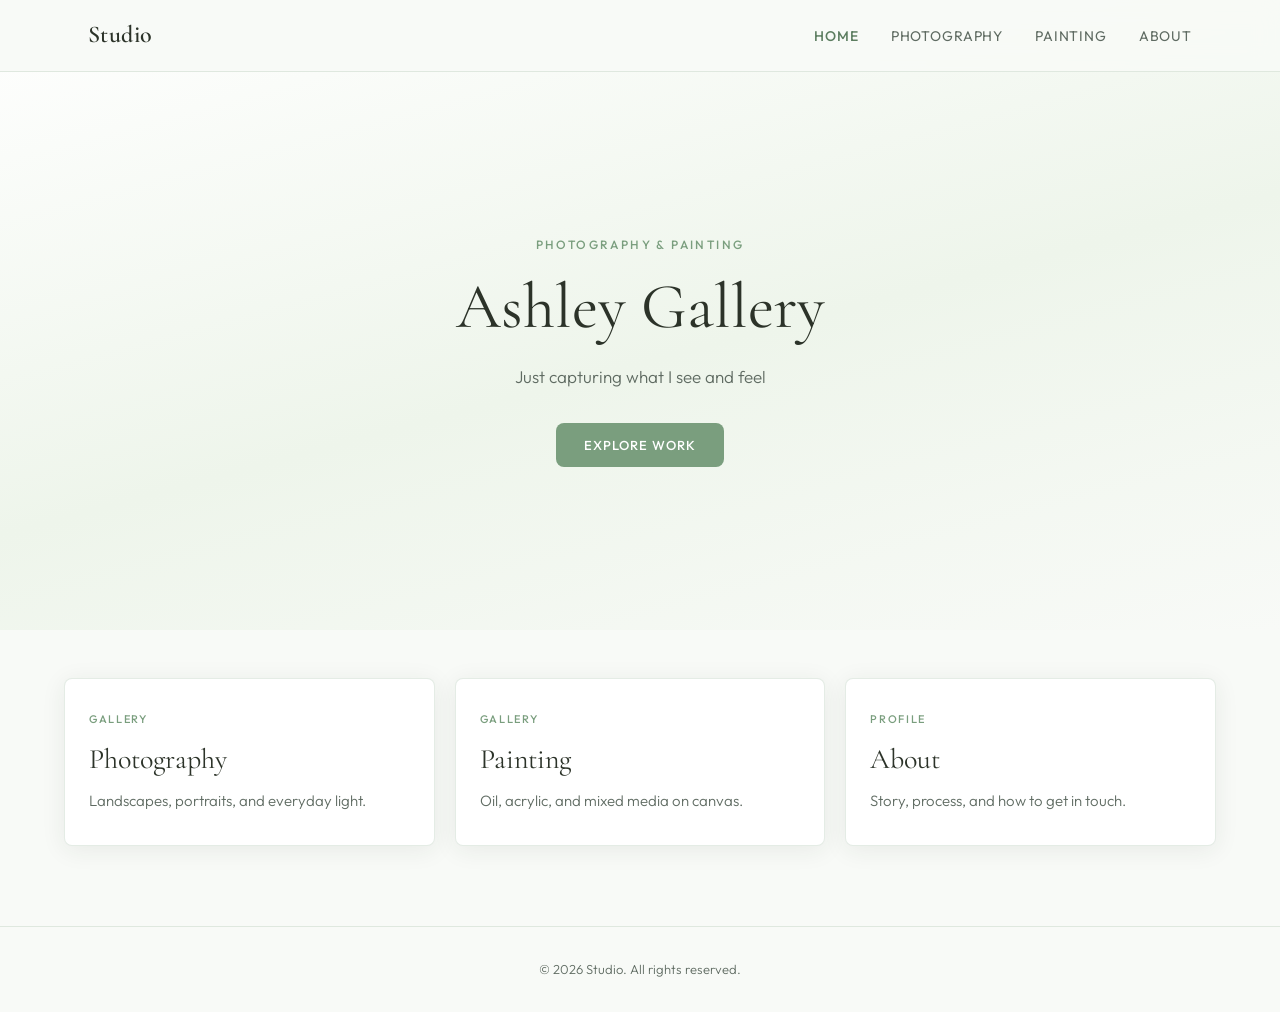
<file: index.html>
<!DOCTYPE html>
<html lang="en">
<head>
  <meta charset="UTF-8">
  <meta name="viewport" content="width=device-width, initial-scale=1.0">
  <meta name="description" content="Personal portfolio — photography and painting">
  <title>Studio — Home</title>
  <link rel="preconnect" href="https://fonts.googleapis.com">
  <link rel="preconnect" href="https://fonts.gstatic.com" crossorigin>
  <link href="https://fonts.googleapis.com/css2?family=Cormorant+Garamond:ital,wght@0,400;0,600;1,400&family=Outfit:wght@300;400;500&display=swap" rel="stylesheet">
  <link rel="stylesheet" href="css/style.css">
</head>
<body>
  <header class="site-header">
    <nav class="nav" aria-label="Main navigation">
      <a class="nav__logo" href="index.html">Studio</a>
      <button class="nav__toggle" type="button" aria-expanded="false" aria-controls="nav-menu" aria-label="Open menu">
        <span></span>
        <span></span>
        <span></span>
      </button>
      <ul class="nav__menu" id="nav-menu">
        <li><a href="index.html" aria-current="page">Home</a></li>
        <li><a href="photography.html">Photography</a></li>
        <li><a href="painting.html">Painting</a></li>
        <li><a href="about.html">About</a></li>
      </ul>
    </nav>
  </header>

  <main>
    <section class="hero" aria-labelledby="hero-heading">
      <div class="hero__content">
        <p class="hero__eyebrow">Photography &amp; Painting</p>
        <h1 class="hero__title" id="hero-heading">Ashley Gallery</h1>
        <p class="hero__text">Just capturing what I see and feel</p>
        <a class="hero__cta" href="photography.html">Explore work</a>
      </div>
    </section>

    <section class="home-preview" aria-label="Portfolio sections">
      <div class="home-cards">
        <a class="home-card" href="photography.html">
          <span class="home-card__label">Gallery</span>
          <span class="home-card__title">Photography</span>
          <span class="home-card__text">Landscapes, portraits, and everyday light.</span>
        </a>
        <a class="home-card" href="painting.html">
          <span class="home-card__label">Gallery</span>
          <span class="home-card__title">Painting</span>
          <span class="home-card__text">Oil, acrylic, and mixed media on canvas.</span>
        </a>
        <a class="home-card" href="about.html">
          <span class="home-card__label">Profile</span>
          <span class="home-card__title">About</span>
          <span class="home-card__text">Story, process, and how to get in touch.</span>
        </a>
      </div>
    </section>
  </main>

  <footer class="site-footer">
    <p>&copy; <span id="year"></span> Studio. All rights reserved.</p>
  </footer>

  <script src="js/nav.js"></script>
</body>
</html>
</file>
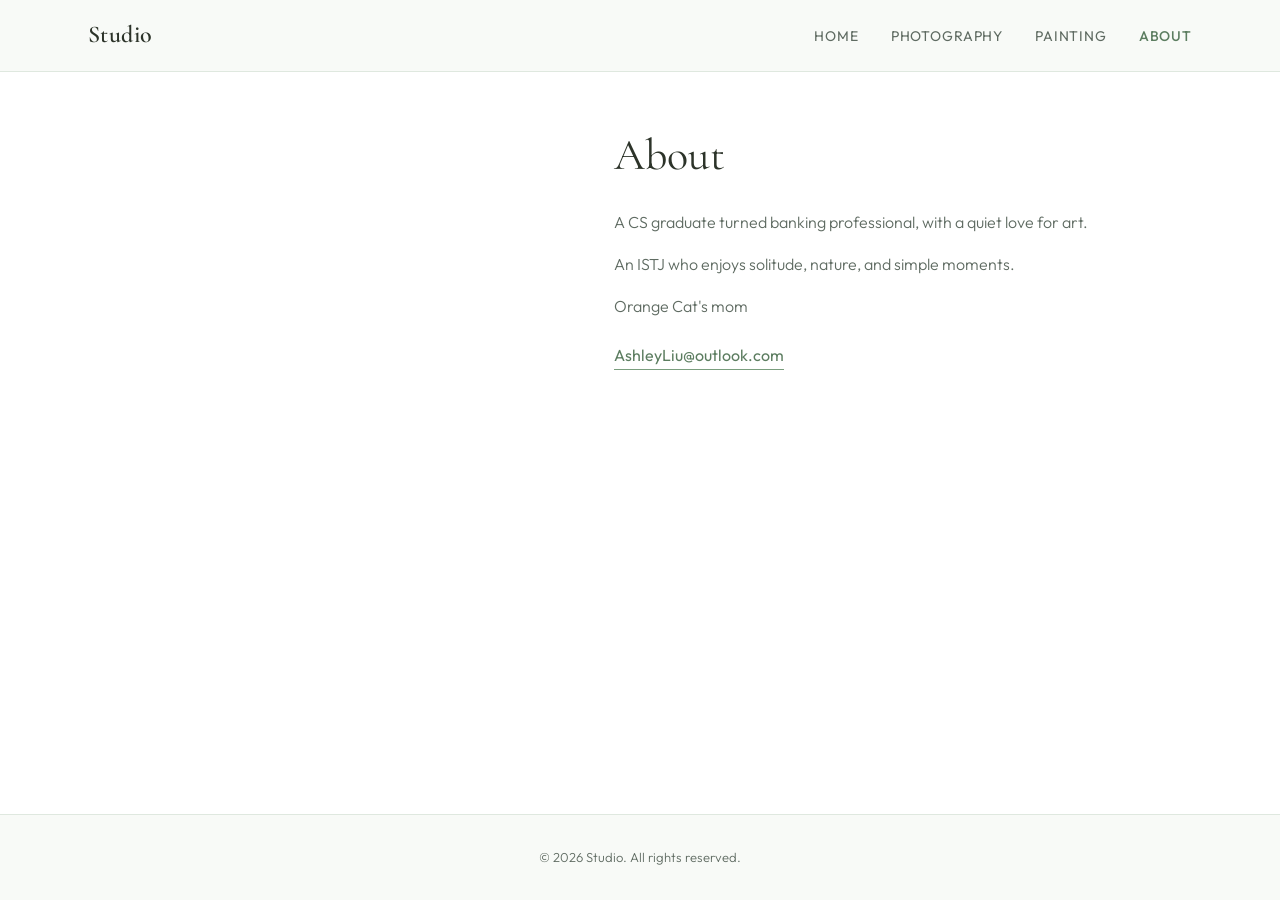
<file: about.html>
<!DOCTYPE html>
<html lang="en">
<head>
  <meta charset="UTF-8">
  <meta name="viewport" content="width=device-width, initial-scale=1.0">
  <meta name="description" content="About the artist">
  <title>Studio — About</title>
  <link rel="preconnect" href="https://fonts.googleapis.com">
  <link rel="preconnect" href="https://fonts.gstatic.com" crossorigin>
  <link href="https://fonts.googleapis.com/css2?family=Cormorant+Garamond:ital,wght@0,400;0,600;1,400&family=Outfit:wght@300;400;500&display=swap" rel="stylesheet">
  <link rel="stylesheet" href="css/style.css">
</head>
<body>
  <header class="site-header">
    <nav class="nav" aria-label="Main navigation">
      <a class="nav__logo" href="index.html">Studio</a>
      <button class="nav__toggle" type="button" aria-expanded="false" aria-controls="nav-menu" aria-label="Open menu">
        <span></span>
        <span></span>
        <span></span>
      </button>
      <ul class="nav__menu" id="nav-menu">
        <li><a href="index.html">Home</a></li>
        <li><a href="photography.html">Photography</a></li>
        <li><a href="painting.html">Painting</a></li>
        <li><a href="about.html" aria-current="page">About</a></li>
      </ul>
    </nav>
  </header>

  <main class="about">
    <div class="about__inner">
      <div class="about__image" role="img" aria-label="Artist portrait placeholder"></div>
      <div class="about__text">
        <h1>About</h1>
        <p>A CS graduate turned banking professional, with a quiet love for art.</p>
        <p>An ISTJ who enjoys solitude, nature, and simple moments.</p>
        <p>Orange Cat's mom</p>
        <a class="about__link" href="mailto:hello@example.com">AshleyLiu@outlook.com</a>
      </div>
    </div>
  </main>

  <footer class="site-footer">
    <p>&copy; <span id="year"></span> Studio. All rights reserved.</p>
  </footer>

  <script src="js/nav.js"></script>
</body>
</html>
</file>
<file: css/style.css>
/* Design tokens */
:root {
  --color-bg: #f8faf7;
  --color-bg-alt: #eef5eb;
  --color-surface: #ffffff;
  --color-accent: #7a9e7e;
  --color-accent-dark: #5c7d60;
  --color-text: #2c3329;
  --color-text-muted: #5f6b62;
  --color-border: rgba(122, 158, 126, 0.2);
  --font-display: "Cormorant Garamond", Georgia, serif;
  --font-body: "Outfit", system-ui, sans-serif;
  --header-height: 4.5rem;
  --max-width: 72rem;
  --radius: 0.5rem;
  --shadow: 0 4px 24px rgba(44, 51, 41, 0.08);
  --transition: 0.25s ease;
}

*,
*::before,
*::after {
  box-sizing: border-box;
  margin: 0;
  padding: 0;
}

html {
  scroll-behavior: smooth;
}

body {
  display: flex;
  flex-direction: column;
  min-height: 100vh;
  font-family: var(--font-body);
  font-weight: 300;
  font-size: 1rem;
  line-height: 1.6;
  color: var(--color-text);
  background: var(--color-bg);
  -webkit-font-smoothing: antialiased;
}

img {
  max-width: 100%;
  height: auto;
  display: block;
}

a {
  color: var(--color-accent-dark);
  text-decoration: none;
  transition: color var(--transition);
}

a:hover {
  color: var(--color-accent);
}

main {
  flex: 1;
}

/* Header & navigation */
.site-header {
  position: fixed;
  top: 0;
  left: 0;
  right: 0;
  z-index: 100;
  height: var(--header-height);
  background: rgba(248, 250, 247, 0.92);
  backdrop-filter: blur(12px);
  border-bottom: 1px solid var(--color-border);
}

.nav {
  display: flex;
  align-items: center;
  justify-content: space-between;
  max-width: var(--max-width);
  height: 100%;
  margin: 0 auto;
  padding: 0 1.5rem;
}

.nav__logo {
  font-family: var(--font-display);
  font-size: 1.5rem;
  font-weight: 600;
  color: var(--color-text);
  letter-spacing: 0.02em;
}

.nav__logo:hover {
  color: var(--color-accent-dark);
}

.nav__menu {
  display: flex;
  gap: 2rem;
  list-style: none;
}

.nav__menu a {
  font-size: 0.875rem;
  font-weight: 400;
  letter-spacing: 0.06em;
  text-transform: uppercase;
  color: var(--color-text-muted);
}

.nav__menu a:hover,
.nav__menu a:focus-visible,
.nav__menu a[aria-current="page"] {
  color: var(--color-accent-dark);
}

.nav__menu a[aria-current="page"] {
  font-weight: 500;
}

.nav__toggle {
  display: none;
  flex-direction: column;
  justify-content: center;
  gap: 5px;
  width: 2rem;
  height: 2rem;
  padding: 0;
  border: none;
  background: transparent;
  cursor: pointer;
}

.nav__toggle span {
  display: block;
  width: 100%;
  height: 2px;
  background: var(--color-text);
  border-radius: 1px;
  transition: transform var(--transition), opacity var(--transition);
}

.nav__toggle[aria-expanded="true"] span:nth-child(1) {
  transform: translateY(7px) rotate(45deg);
}

.nav__toggle[aria-expanded="true"] span:nth-child(2) {
  opacity: 0;
}

.nav__toggle[aria-expanded="true"] span:nth-child(3) {
  transform: translateY(-7px) rotate(-45deg);
}

/* Hero (home) */
.hero {
  min-height: 70vh;
  display: flex;
  align-items: center;
  justify-content: center;
  padding: calc(var(--header-height) + 3rem) 1.5rem 3rem;
  background: linear-gradient(165deg, var(--color-surface) 0%, var(--color-bg-alt) 55%, var(--color-bg) 100%);
  text-align: center;
}

.hero__content {
  max-width: 36rem;
}

.hero__eyebrow {
  font-size: 0.75rem;
  font-weight: 500;
  letter-spacing: 0.2em;
  text-transform: uppercase;
  color: var(--color-accent);
  margin-bottom: 1rem;
}

.hero__title {
  font-family: var(--font-display);
  font-size: clamp(2.5rem, 6vw, 4rem);
  font-weight: 400;
  line-height: 1.15;
  color: var(--color-text);
  margin-bottom: 1.25rem;
}

.hero__text {
  font-size: 1.0625rem;
  color: var(--color-text-muted);
  margin-bottom: 2rem;
}

.hero__cta {
  display: inline-block;
  padding: 0.75rem 1.75rem;
  font-size: 0.8125rem;
  font-weight: 500;
  letter-spacing: 0.08em;
  text-transform: uppercase;
  color: var(--color-surface);
  background: var(--color-accent);
  border-radius: var(--radius);
  transition: background var(--transition), transform var(--transition);
}

.hero__cta:hover {
  background: var(--color-accent-dark);
  color: var(--color-surface);
  transform: translateY(-1px);
}

/* Home preview cards */
.home-preview {
  padding: 3rem 1.5rem 5rem;
  background: var(--color-bg);
}

.home-cards {
  display: grid;
  grid-template-columns: repeat(3, 1fr);
  gap: 1.25rem;
  max-width: var(--max-width);
  margin: 0 auto;
}

.home-card {
  display: flex;
  flex-direction: column;
  padding: 2rem 1.5rem;
  background: var(--color-surface);
  border: 1px solid var(--color-border);
  border-radius: var(--radius);
  box-shadow: var(--shadow);
  transition: transform var(--transition), border-color var(--transition);
}

.home-card:hover {
  transform: translateY(-4px);
  border-color: var(--color-accent);
  color: var(--color-text);
}

.home-card__label {
  font-size: 0.6875rem;
  font-weight: 500;
  letter-spacing: 0.15em;
  text-transform: uppercase;
  color: var(--color-accent);
  margin-bottom: 0.5rem;
}

.home-card__title {
  font-family: var(--font-display);
  font-size: 1.75rem;
  font-weight: 400;
  color: var(--color-text);
  margin-bottom: 0.5rem;
}

.home-card__text {
  font-size: 0.9375rem;
  color: var(--color-text-muted);
}

/* Page layout (inner pages) */
.page {
  padding: calc(var(--header-height) + 3rem) 1.5rem 5rem;
}

.page-header {
  max-width: var(--max-width);
  margin: 0 auto 2.5rem;
  text-align: center;
}

.page-header h1 {
  font-family: var(--font-display);
  font-size: clamp(2rem, 4vw, 2.75rem);
  font-weight: 400;
  margin-bottom: 0.5rem;
}

.page-header p {
  color: var(--color-text-muted);
  font-size: 1rem;
}

.page--gallery {
  background: var(--color-bg);
}

/* Gallery grid */
.gallery {
  display: grid;
  grid-template-columns: repeat(auto-fill, minmax(260px, 1fr));
  gap: 1.25rem;
  max-width: var(--max-width);
  margin: 0 auto;
}

.gallery__item {
  position: relative;
  aspect-ratio: 4 / 3;
  border: none;
  padding: 0;
  border-radius: var(--radius);
  overflow: hidden;
  cursor: pointer;
  background: var(--color-surface);
  box-shadow: var(--shadow);
  transition: transform var(--transition), box-shadow var(--transition);
}

.gallery__item:hover,
.gallery__item:focus-visible {
  transform: translateY(-3px);
  box-shadow: 0 8px 32px rgba(44, 51, 41, 0.12);
  outline: 2px solid var(--color-accent);
  outline-offset: 2px;
}

.gallery__item img {
  width: 100%;
  height: 100%;
  object-fit: cover;
  transition: transform 0.4s ease;
}

.gallery__item:hover img {
  transform: scale(1.03);
}

.gallery__item-overlay {
  position: absolute;
  inset: 0;
  display: flex;
  align-items: flex-end;
  padding: 1rem;
  background: linear-gradient(transparent 50%, rgba(44, 51, 41, 0.5));
  opacity: 0;
  transition: opacity var(--transition);
}

.gallery__item:hover .gallery__item-overlay,
.gallery__item:focus-visible .gallery__item-overlay {
  opacity: 1;
}

.gallery__item-title {
  font-size: 0.875rem;
  font-weight: 400;
  color: #fff;
  letter-spacing: 0.04em;
}

/* About */
.about {
  padding: calc(var(--header-height) + 3rem) 1.5rem 5rem;
  background: var(--color-surface);
}

.about__inner {
  display: grid;
  grid-template-columns: 1fr 1.2fr;
  gap: 3rem;
  align-items: center;
  max-width: var(--max-width);
  margin: 0 auto;
}

.about__image {
  aspect-ratio: 3 / 4;
  max-width: 320px;
  margin: 0 auto;
  border-radius: var(--radius);
  background: linear-gradient(145deg, var(--color-bg-alt), var(--color-accent));
  opacity: 0.85;
}

.about__text h1 {
  font-family: var(--font-display);
  font-size: clamp(2rem, 4vw, 2.75rem);
  font-weight: 400;
  margin-bottom: 1.25rem;
}

.about__text p {
  color: var(--color-text-muted);
  margin-bottom: 1rem;
}

.about__link {
  display: inline-block;
  margin-top: 0.5rem;
  font-weight: 400;
  border-bottom: 1px solid var(--color-accent);
}

/* Footer */
.site-footer {
  padding: 2rem 1.5rem;
  text-align: center;
  font-size: 0.8125rem;
  color: var(--color-text-muted);
  border-top: 1px solid var(--color-border);
}

/* Lightbox */
.lightbox {
  position: fixed;
  inset: 0;
  z-index: 200;
  display: flex;
  align-items: center;
  justify-content: center;
  padding: 1.5rem;
  background: rgba(44, 51, 41, 0.92);
  opacity: 0;
  visibility: hidden;
  transition: opacity var(--transition), visibility var(--transition);
}

.lightbox.is-open {
  opacity: 1;
  visibility: visible;
}

.lightbox[hidden] {
  display: none;
}

.lightbox:not([hidden]) {
  display: flex;
}

.lightbox__figure {
  max-width: min(90vw, 56rem);
  max-height: 90vh;
  margin: 0;
}

.lightbox__img {
  max-width: 100%;
  max-height: calc(90vh - 3rem);
  margin: 0 auto;
  border-radius: var(--radius);
  object-fit: contain;
}

.lightbox__caption {
  margin-top: 0.75rem;
  text-align: center;
  font-size: 0.9375rem;
  color: rgba(255, 255, 255, 0.85);
}

.lightbox__close,
.lightbox__nav {
  position: absolute;
  border: none;
  background: transparent;
  color: #fff;
  cursor: pointer;
  transition: opacity var(--transition), transform var(--transition);
}

.lightbox__close:hover,
.lightbox__nav:hover {
  opacity: 0.75;
}

.lightbox__close {
  top: 1rem;
  right: 1.25rem;
  font-size: 2.5rem;
  line-height: 1;
  padding: 0.25rem;
}

.lightbox__nav {
  top: 50%;
  transform: translateY(-50%);
  font-size: 2.5rem;
  padding: 0.5rem 0.75rem;
}

.lightbox__nav--prev {
  left: 0.5rem;
}

.lightbox__nav--next {
  right: 0.5rem;
}

.lightbox__nav:hover {
  transform: translateY(-50%) scale(1.1);
}

/* Responsive */
@media (max-width: 768px) {
  .nav__toggle {
    display: flex;
  }

  .nav__menu {
    position: fixed;
    top: var(--header-height);
    left: 0;
    right: 0;
    flex-direction: column;
    gap: 0;
    padding: 1rem 0;
    background: var(--color-surface);
    border-bottom: 1px solid var(--color-border);
    transform: translateY(-120%);
    opacity: 0;
    visibility: hidden;
    transition: transform var(--transition), opacity var(--transition), visibility var(--transition);
  }

  .nav__menu.is-open {
    transform: translateY(0);
    opacity: 1;
    visibility: visible;
  }

  .nav__menu li {
    border-bottom: 1px solid var(--color-border);
  }

  .nav__menu a {
    display: block;
    padding: 1rem 1.5rem;
  }

  .home-cards {
    grid-template-columns: 1fr;
  }

  .gallery {
    grid-template-columns: repeat(auto-fill, minmax(160px, 1fr));
    gap: 0.75rem;
  }

  .about__inner {
    grid-template-columns: 1fr;
    gap: 2rem;
    text-align: center;
  }

  .about__image {
    max-width: 240px;
  }

  .lightbox__nav--prev {
    left: 0;
  }

  .lightbox__nav--next {
    right: 0;
  }

  .lightbox__close {
    top: 0.5rem;
    right: 0.75rem;
  }
}

@media (max-width: 480px) {
  .gallery {
    grid-template-columns: 1fr 1fr;
  }

  .hero {
    min-height: 65vh;
  }
}

@media (min-width: 769px) and (max-width: 1024px) {
  .home-cards {
    grid-template-columns: repeat(2, 1fr);
  }

  .home-cards .home-card:last-child {
    grid-column: 1 / -1;
    max-width: 50%;
    margin: 0 auto;
    width: 100%;
  }
}
</file>
